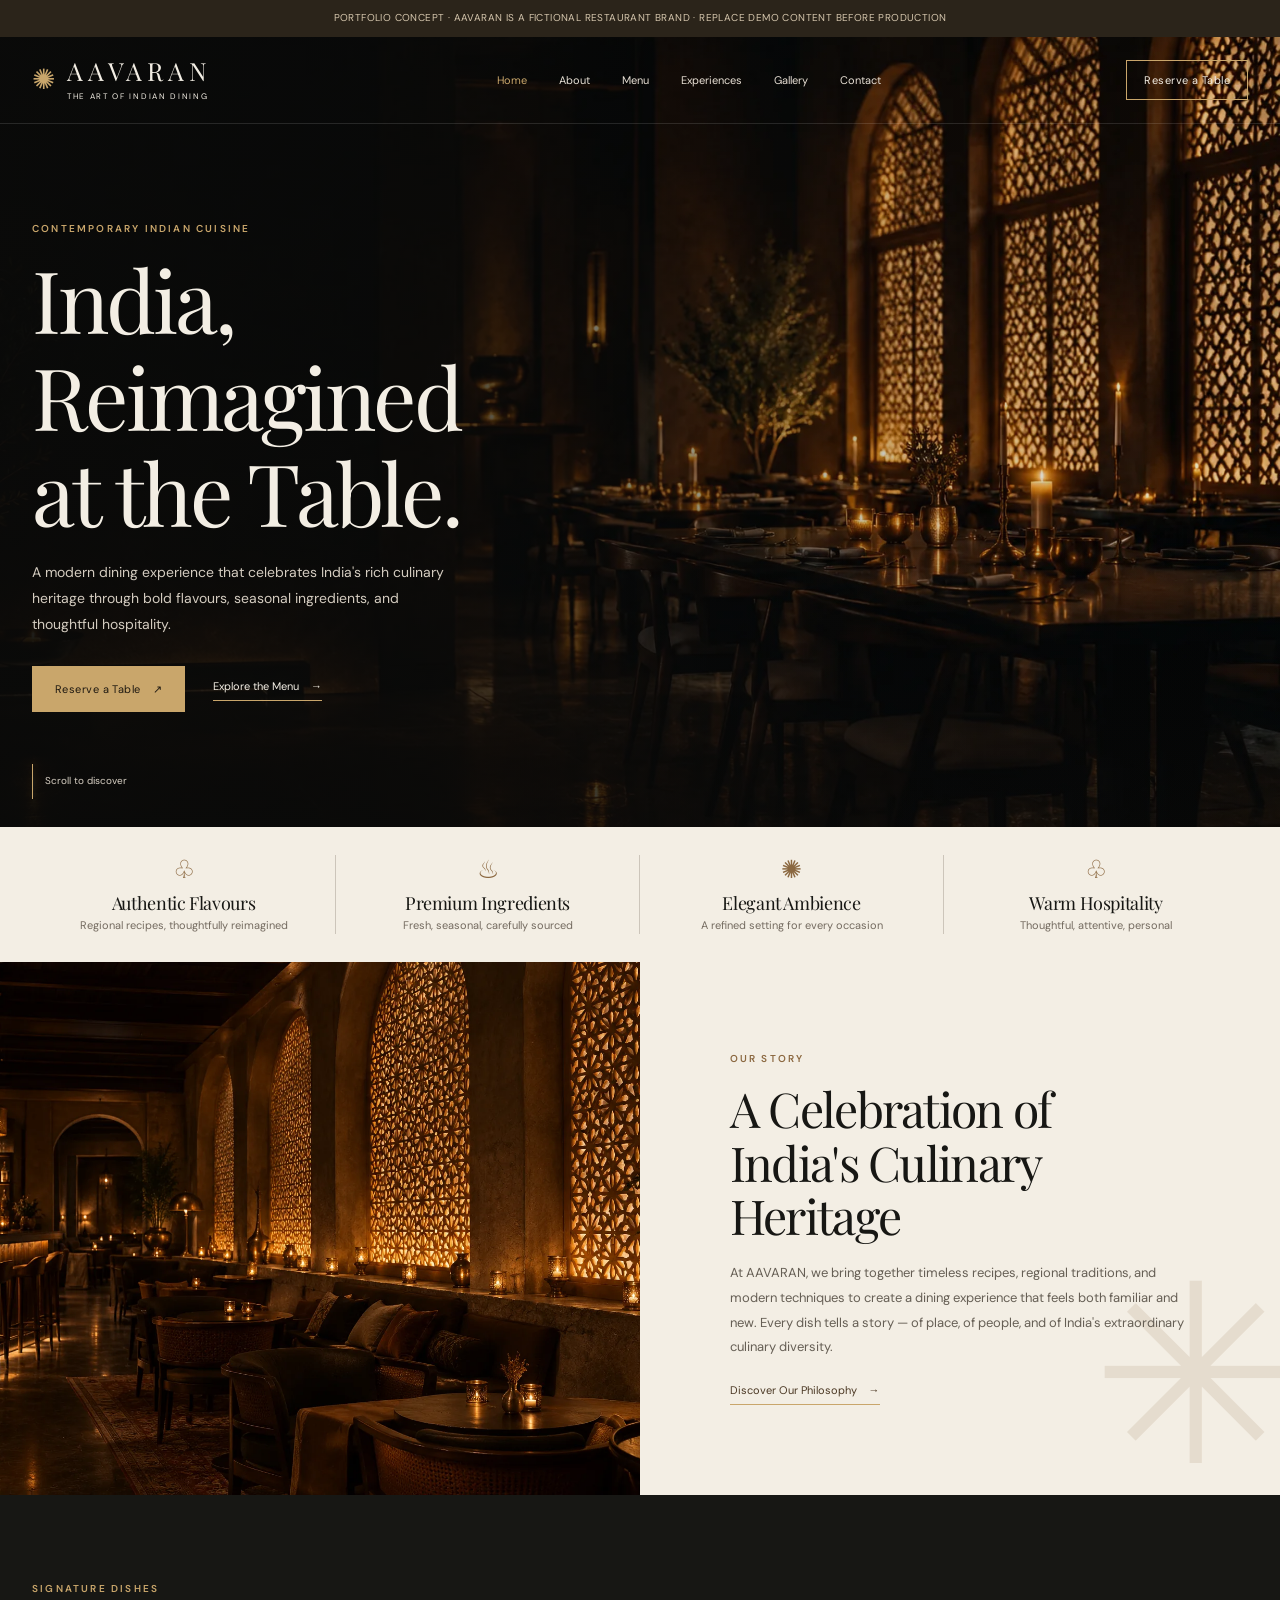
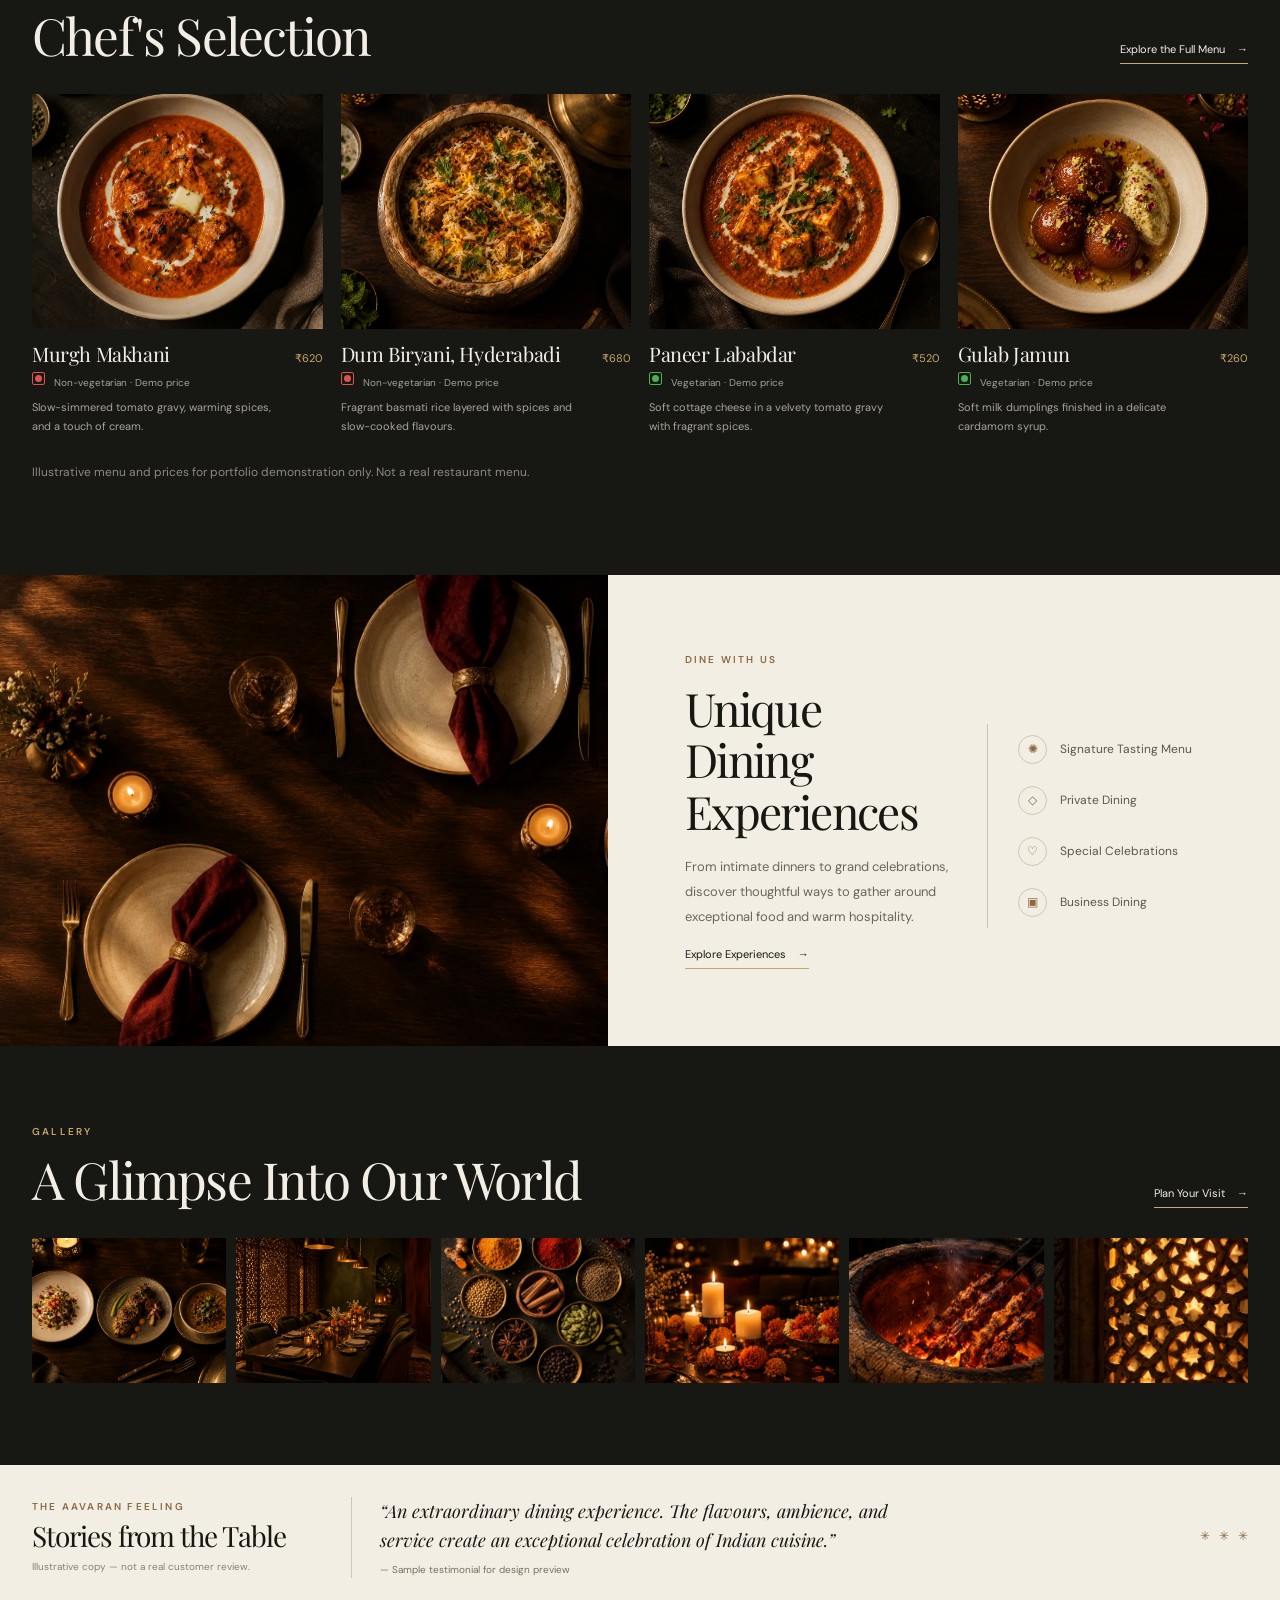
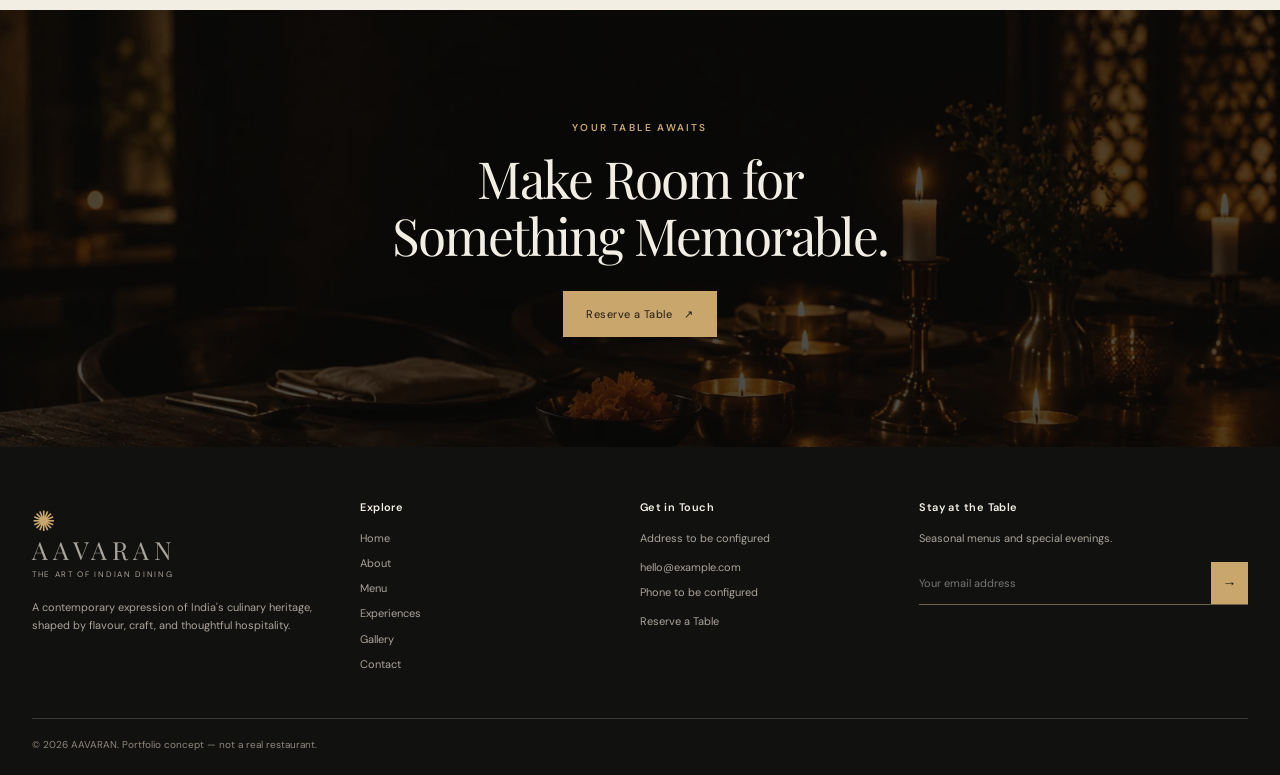
<file: index.html>
<!DOCTYPE html>
<html lang="en"><head><meta charset="UTF-8"><meta name="viewport" content="width=device-width, initial-scale=1, viewport-fit=cover">
<meta name="theme-color" content="#171714">
<title>AAVARAN — The Art of Indian Dining</title><meta name="description" content="A contemporary Indian dining concept celebrating regional cuisine, thoughtful hospitality, and the art of the table. Portfolio concept.">
<meta property="og:title" content="AAVARAN — The Art of Indian Dining"><meta property="og:description" content="A contemporary Indian dining concept celebrating regional cuisine, thoughtful hospitality, and the art of the table. Portfolio concept."><meta property="og:image" content="assets/images/og/og-aavaran.jpg"><meta property="og:type" content="website">
<link rel="icon" href="data:image/svg+xml,%3Csvg xmlns='http://www.w3.org/2000/svg' viewBox='0 0 32 32'%3E%3Crect width='32' height='32' fill='%23171714'/%3E%3Ctext x='16' y='23' font-size='20' text-anchor='middle' fill='%23c9a66b'%3E✺%3C/text%3E%3C/svg%3E">
<link rel="preload" href="assets/fonts/playfair-display-latin-wght-normal.woff2" as="font" type="font/woff2" crossorigin>
<link rel="stylesheet" href="assets/styles.css"></head>
<body data-page="home" class=""><a class="skip" href="#main">Skip to content</a><div id="site-header"></div>
<main id="main">
    <section class="hero" id="home">
      <div class="hero-image" aria-hidden="true">
        <img src="assets/images/hero/hero-arched-dining-room.webp" alt="Candlelit dining room with tall arched windows of carved stone lattice glowing amber">
      </div>
      <div class="wrap hero-content">
        <p class="eyebrow">Contemporary Indian Cuisine</p>
        <h1>India, Reimagined<br>at the Table.</h1>
        <p class="intro">A modern dining experience that celebrates India's rich culinary heritage through bold flavours, seasonal ingredients, and thoughtful hospitality.</p>
        <div class="hero-actions">
          <a class="btn" href="contact.html#reservations">Reserve a Table <span aria-hidden="true">↗</span></a>
          <a class="text-link" href="menu.html">Explore the Menu <span aria-hidden="true">→</span></a>
        </div>
      </div>
      <a class="scroll-note" href="#values"><span aria-hidden="true"></span> Scroll to discover</a>
      
    </section>

    <section class="values" id="values" aria-label="Our values">
      <div class="wrap value-grid">
        <article class="value"><div class="value-icon" aria-hidden="true">♧</div><h3>Authentic Flavours</h3><p>Regional recipes, thoughtfully reimagined</p></article>
        <article class="value"><div class="value-icon" aria-hidden="true">♨</div><h3>Premium Ingredients</h3><p>Fresh, seasonal, carefully sourced</p></article>
        <article class="value"><div class="value-icon" aria-hidden="true">✺</div><h3>Elegant Ambience</h3><p>A refined setting for every occasion</p></article>
        <article class="value"><div class="value-icon" aria-hidden="true">♧</div><h3>Warm Hospitality</h3><p>Thoughtful, attentive, personal</p></article>
      </div>
    </section>

    <section class="story reveal" id="story">
      <div class="story-image"><img loading="lazy" src="assets/images/interiors/interior-arched-lounge.webp" alt="Lounge with a bar, low seating and backlit carved lattice arches in warm light"></div>
      <div class="story-copy"><div>
        <p class="eyebrow">Our Story</p>
        <h2>A Celebration of<br>India's Culinary Heritage</h2>
        <p class="body-copy">At AAVARAN, we bring together timeless recipes, regional traditions, and modern techniques to create a dining experience that feels both familiar and new. Every dish tells a story — of place, of people, and of India's extraordinary culinary diversity.</p>
        <a class="text-link" href="about.html">Discover Our Philosophy <span aria-hidden="true">→</span></a>
      </div></div>
    </section>

    <section class="signature" id="menu">
      <div class="wrap">
        <div class="section-head">
          <div><p class="eyebrow">Signature Dishes</p><h2>Chef's Selection</h2></div>
          <a class="text-link" href="contact.html#reservations">Explore the Full Menu <span aria-hidden="true">→</span></a>
        </div>
        <div class="dish-grid reveal">
          <article class="dish-card">
            <div class="dish-image"><img loading="lazy" src="assets/images/food/dish-murgh-makhani.webp" alt="Butter chicken in a creamy tomato gravy with a pat of butter, in a cream bowl"></div>
            <div class="dish-meta"><h3>Murgh Makhani</h3><span class="price">₹620</span></div>
            <div class="dish-tag"><span class="nonveg-dot"></span>Non-vegetarian · Demo price</div>
            <p>Slow-simmered tomato gravy, warming spices, and a touch of cream.</p>
          </article>
          <article class="dish-card">
            <div class="dish-image"><img loading="lazy" src="assets/images/food/dish-dum-biryani.webp" alt="Dum biryani in a brass pot sealed with a baked dough rim, topped with fried onions and mint"></div>
            <div class="dish-meta"><h3>Dum Biryani, Hyderabadi</h3><span class="price">₹680</span></div>
            <div class="dish-tag"><span class="nonveg-dot"></span>Non-vegetarian · Demo price</div>
            <p>Fragrant basmati rice layered with spices and slow-cooked flavours.</p>
          </article>
          <article class="dish-card">
            <div class="dish-image"><img loading="lazy" src="assets/images/food/dish-paneer-lababdar.webp" alt="Paneer lababdar with a swirl of cream, julienned ginger and coriander"></div>
            <div class="dish-meta"><h3>Paneer Lababdar</h3><span class="price">₹520</span></div>
            <div class="dish-tag"><span class="veg-dot"></span>Vegetarian · Demo price</div>
            <p>Soft cottage cheese in a velvety tomato gravy with fragrant spices.</p>
          </article>
          <article class="dish-card">
            <div class="dish-image"><img loading="lazy" src="assets/images/food/dish-gulab-jamun.webp" alt="Gulab jamun in syrup with pistachio rabri and dried rose petals"></div>
            <div class="dish-meta"><h3>Gulab Jamun</h3><span class="price">₹260</span></div>
            <div class="dish-tag"><span class="veg-dot"></span>Vegetarian · Demo price</div>
            <p>Soft milk dumplings finished in a delicate cardamom syrup.</p>
          </article>
        </div>
        <p style="margin:28px 0 0;color:#8f887e;font-size:12px;">Illustrative menu and prices for portfolio demonstration only. Not a real restaurant menu.</p>
      </div>
    </section>

    <section class="experience" id="experiences">
      <div class="experience-image"><img loading="lazy" src="assets/images/experiences/experience-tasting-table.webp" alt="Overhead view of a table laid for two with ceramic plates, burgundy napkins and tealights"></div>
      <div class="experience-copy"><div style="width:100%">
        <p class="eyebrow">Dine With Us</p>
        <div class="experience-layout">
          <div><h2>Unique Dining Experiences</h2><p class="body-copy" style="color:#6e655a">From intimate dinners to grand celebrations, discover thoughtful ways to gather around exceptional food and warm hospitality.</p><a class="text-link" href="contact.html#reservations">Explore Experiences <span aria-hidden="true">→</span></a></div>
          <div class="experience-list">
            <a href="contact.html#reservations"><span>✺</span> Signature Tasting Menu</a>
            <a href="contact.html#reservations"><span>◇</span> Private Dining</a>
            <a href="contact.html#reservations"><span>♡</span> Special Celebrations</a>
            <a href="contact.html#reservations"><span>▣</span> Business Dining</a>
          </div>
        </div>
      </div></div>
    </section>

    <section class="gallery" id="gallery">
      <div class="wrap">
        <div class="section-head"><div><p class="eyebrow">Gallery</p><h2>A Glimpse Into Our World</h2></div><a class="text-link" href="contact.html">Plan Your Visit <span aria-hidden="true">→</span></a></div>
        <div class="gallery-grid reveal">
          <a class="gallery-item" href="menu.html" aria-label="Explore our food"><img loading="lazy" src="assets/images/food/food-tasting-courses.webp" alt="Three tasting-menu plates: a chaat, a kebab with chutney and a bowl of dal"></a>
          <a class="gallery-item" href="#experiences" aria-label="Explore the restaurant"><img loading="lazy" src="assets/images/interiors/interior-private-dining.webp" alt="Private dining table set for a group beneath brass pendant lamps, beside a carved lattice screen"></a>
          <a class="gallery-item" href="menu.html" aria-label="Explore ingredients"><img loading="lazy" src="assets/images/ingredients/ingredients-spice-bowls.webp" alt="Brass bowls of Indian spices including turmeric, chilli, cumin, cardamom and star anise"></a>
          <a class="gallery-item" href="#experiences" aria-label="Explore dining experiences"><img loading="lazy" src="assets/images/experiences/experience-celebration-marigold.webp" alt="Candles and orange marigold flowers on a dark wooden table"></a>
          <a class="gallery-item" href="menu.html" aria-label="Explore culinary craft"><img loading="lazy" src="assets/images/details/craft-tandoor-glow.webp" alt="Kebab skewers cooking over glowing embers in a clay tandoor oven"></a>
          <a class="gallery-item" href="contact.html" aria-label="Plan your visit"><img loading="lazy" src="assets/images/details/detail-jali-lattice.webp" alt="Close-up of a carved stone jali lattice screen backlit by golden light"></a>
        </div>
      </div>
    </section>

    <section class="quote-strip">
      <div class="wrap quote-inner">
        <div><p class="eyebrow">The AAVARAN Feeling</p><h2>Stories from the Table</h2><p class="quote-disclaimer">Illustrative copy — not a real customer review.</p></div>
        <blockquote>“An extraordinary dining experience. The flavours, ambience, and service create an exceptional celebration of Indian cuisine.”<span class="quote-credit">— Sample testimonial for design preview</span></blockquote>
        <div style="text-align:right;color:var(--gold-dark);font-size:12px">✳ &nbsp; ✳ &nbsp; ✳</div>
      </div>
    </section>

    <section class="cta-band"><div class="bg" aria-hidden="true"><img loading="lazy" src="assets/images/hero/closing-candlelit-table.webp" alt=""></div><div class="wrap reveal"><p class="eyebrow">Your Table Awaits</p><h2>Make Room for<br>Something Memorable.</h2><a class="btn" href="contact.html#reservations">Reserve a Table <span aria-hidden="true">↗</span></a></div></section>
  </main>
<div id="site-footer"></div>
<script src="data/restaurant-config.js"></script><script src="data/menu-data.js"></script><script src="assets/site.js"></script></body></html>
</file>
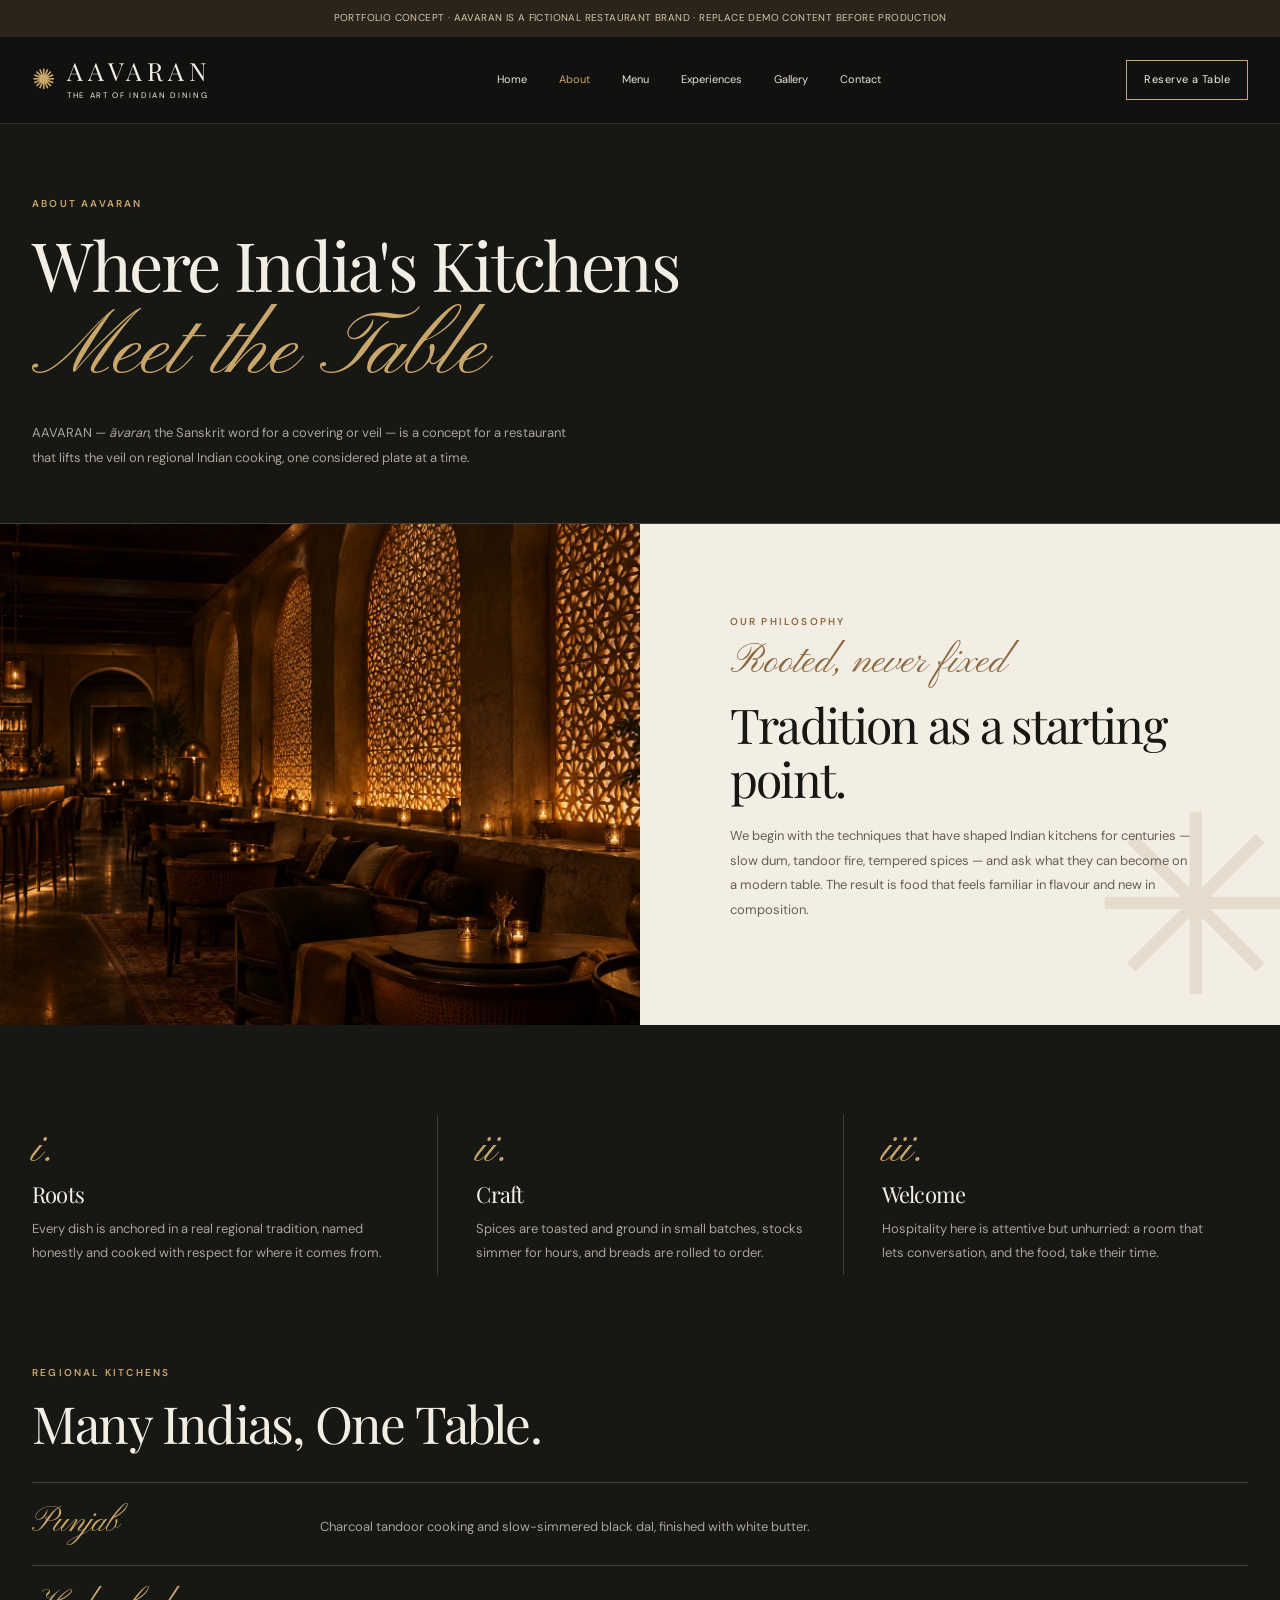
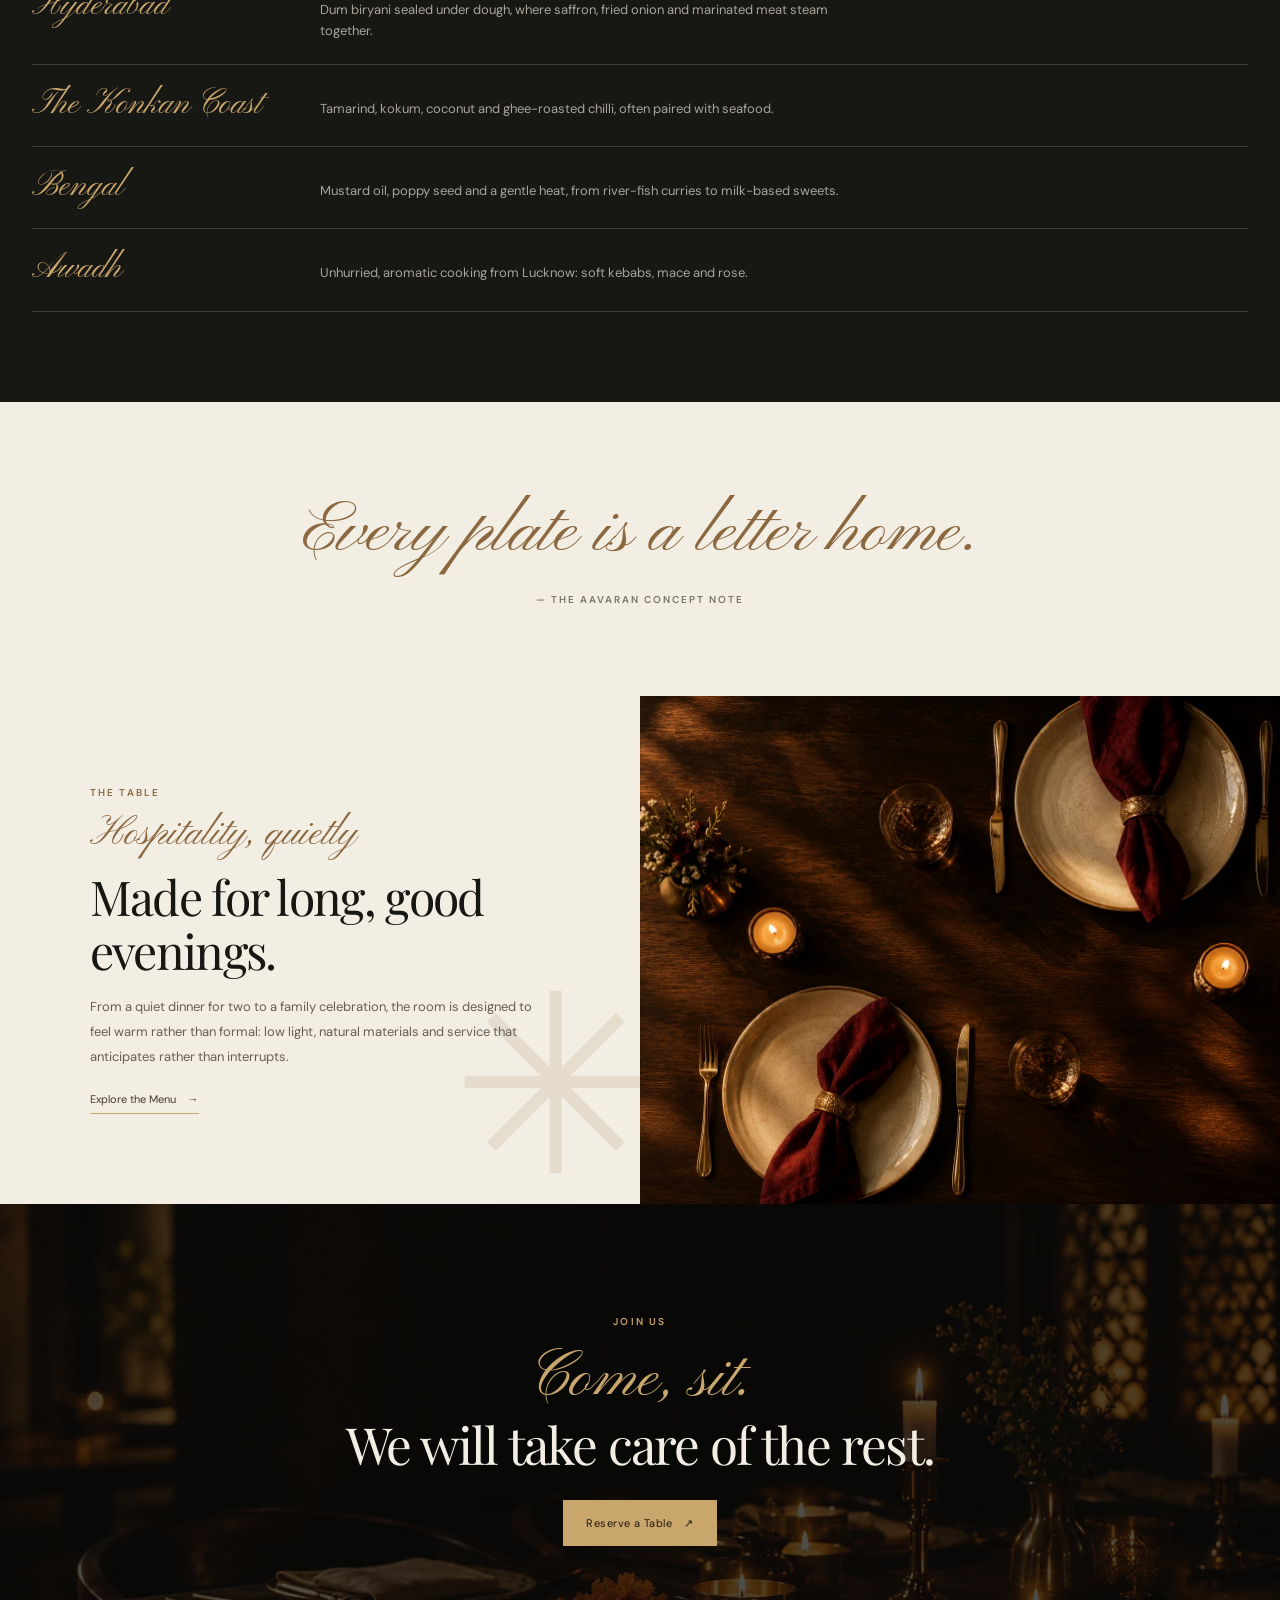
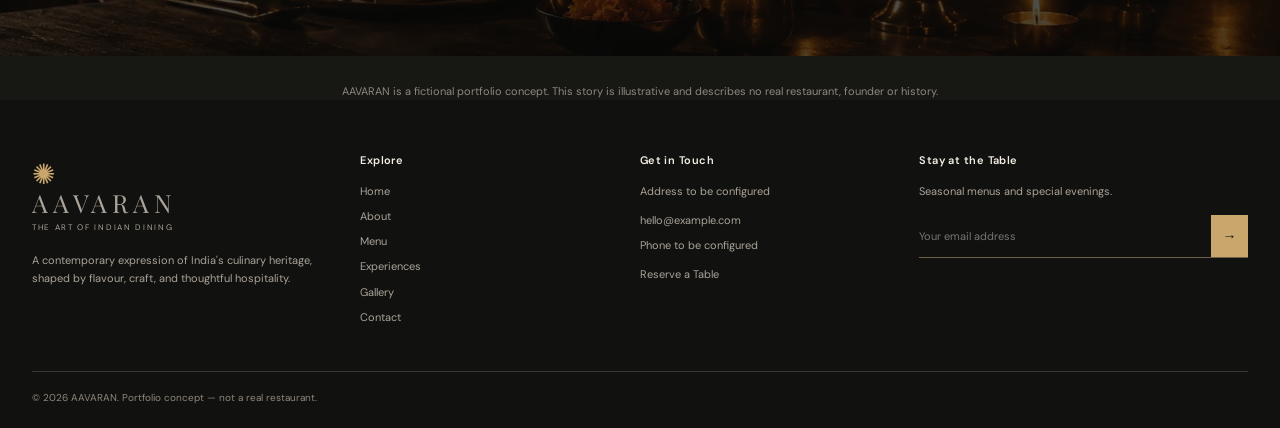
<file: about.html>
<!DOCTYPE html>
<html lang="en"><head><meta charset="UTF-8"><meta name="viewport" content="width=device-width, initial-scale=1, viewport-fit=cover">
<meta name="theme-color" content="#171714">
<title>About — AAVARAN</title><meta name="description" content="About AAVARAN, a fictional contemporary Indian restaurant concept: our philosophy, regional kitchens and approach to hospitality.">
<meta property="og:title" content="About — AAVARAN"><meta property="og:description" content="About AAVARAN, a fictional contemporary Indian restaurant concept: our philosophy, regional kitchens and approach to hospitality."><meta property="og:image" content="assets/images/og/og-aavaran.jpg"><meta property="og:type" content="website">
<link rel="icon" href="data:image/svg+xml,%3Csvg xmlns='http://www.w3.org/2000/svg' viewBox='0 0 32 32'%3E%3Crect width='32' height='32' fill='%23171714'/%3E%3Ctext x='16' y='23' font-size='20' text-anchor='middle' fill='%23c9a66b'%3E✺%3C/text%3E%3C/svg%3E">
<link rel="preload" href="assets/fonts/playfair-display-latin-wght-normal.woff2" as="font" type="font/woff2" crossorigin>
<link rel="stylesheet" href="assets/styles.css"></head>
<body data-page="about" class="inner"><a class="skip" href="#main">Skip to content</a><div id="site-header"></div>
<main id="main">
<section class="page-head"><div class="wrap"><p class="eyebrow">About AAVARAN</p><h1>Where India's Kitchens<span class="script">Meet the Table</span></h1><p class="body-copy about-lede">AAVARAN — <em>āvaran</em>, the Sanskrit word for a covering or veil — is a concept for a restaurant that lifts the veil on regional Indian cooking, one considered plate at a time.</p></div></section>
<section class="story reveal"><div class="story-image"><img loading="lazy" src="assets/images/interiors/interior-arched-lounge.webp" alt="Lounge with a bar, low seating and backlit carved lattice arches in warm light"></div>
<div class="story-copy"><div><p class="eyebrow">Our Philosophy</p><span class="script script-sub">Rooted, never fixed</span><h2>Tradition as a starting point.</h2><p class="body-copy">We begin with the techniques that have shaped Indian kitchens for centuries — slow dum, tandoor fire, tempered spices — and ask what they can become on a modern table. The result is food that feels familiar in flavour and new in composition.</p></div></div></section>
<section class="pillars"><div class="wrap"><div class="pillars-grid reveal">
<div class="pillar"><span class="script" aria-hidden="true">i.</span><h3>Roots</h3><p>Every dish is anchored in a real regional tradition, named honestly and cooked with respect for where it comes from.</p></div>
<div class="pillar"><span class="script" aria-hidden="true">ii.</span><h3>Craft</h3><p>Spices are toasted and ground in small batches, stocks simmer for hours, and breads are rolled to order.</p></div>
<div class="pillar"><span class="script" aria-hidden="true">iii.</span><h3>Welcome</h3><p>Hospitality here is attentive but unhurried: a room that lets conversation, and the food, take their time.</p></div></div></div></section>
<section class="regions"><div class="wrap"><p class="eyebrow">Regional Kitchens</p><h2>Many Indias, One Table.</h2>
<ul class="region-list reveal">
<li><span class="script">Punjab</span><p>Charcoal tandoor cooking and slow-simmered black dal, finished with white butter.</p></li>
<li><span class="script">Hyderabad</span><p>Dum biryani sealed under dough, where saffron, fried onion and marinated meat steam together.</p></li>
<li><span class="script">The Konkan Coast</span><p>Tamarind, kokum, coconut and ghee-roasted chilli, often paired with seafood.</p></li>
<li><span class="script">Bengal</span><p>Mustard oil, poppy seed and a gentle heat, from river-fish curries to milk-based sweets.</p></li>
<li><span class="script">Awadh</span><p>Unhurried, aromatic cooking from Lucknow: soft kebabs, mace and rose.</p></li></ul></div></section>
<section class="pull"><div class="wrap reveal"><blockquote><span class="script">Every plate is a letter home.</span><cite>— The AAVARAN concept note</cite></blockquote></div></section>
<section class="story rev reveal"><div class="story-image"><img loading="lazy" src="assets/images/experiences/experience-tasting-table.webp" alt="Overhead view of a table laid for two with ceramic plates, burgundy napkins and tealights"></div>
<div class="story-copy"><div><p class="eyebrow">The Table</p><span class="script script-sub">Hospitality, quietly</span><h2>Made for long, good evenings.</h2><p class="body-copy">From a quiet dinner for two to a family celebration, the room is designed to feel warm rather than formal: low light, natural materials and service that anticipates rather than interrupts.</p><a class="text-link" href="menu.html">Explore the Menu <span aria-hidden="true">→</span></a></div></div></section>
<section class="cta-band"><div class="bg" aria-hidden="true"><img loading="lazy" src="assets/images/hero/closing-candlelit-table.webp" alt=""></div><div class="wrap reveal"><p class="eyebrow">Join Us</p><h2><span class="script" style="font-size:1.25em">Come, sit.</span><br>We will take care of the rest.</h2><a class="btn" href="contact.html#reservations">Reserve a Table <span aria-hidden="true">↗</span></a></div></section>
<p class="about-note wrap">AAVARAN is a fictional portfolio concept. This story is illustrative and describes no real restaurant, founder or history.</p></main>
<div id="site-footer"></div>
<script src="data/restaurant-config.js"></script><script src="data/menu-data.js"></script><script src="assets/site.js"></script></body></html>
</file>
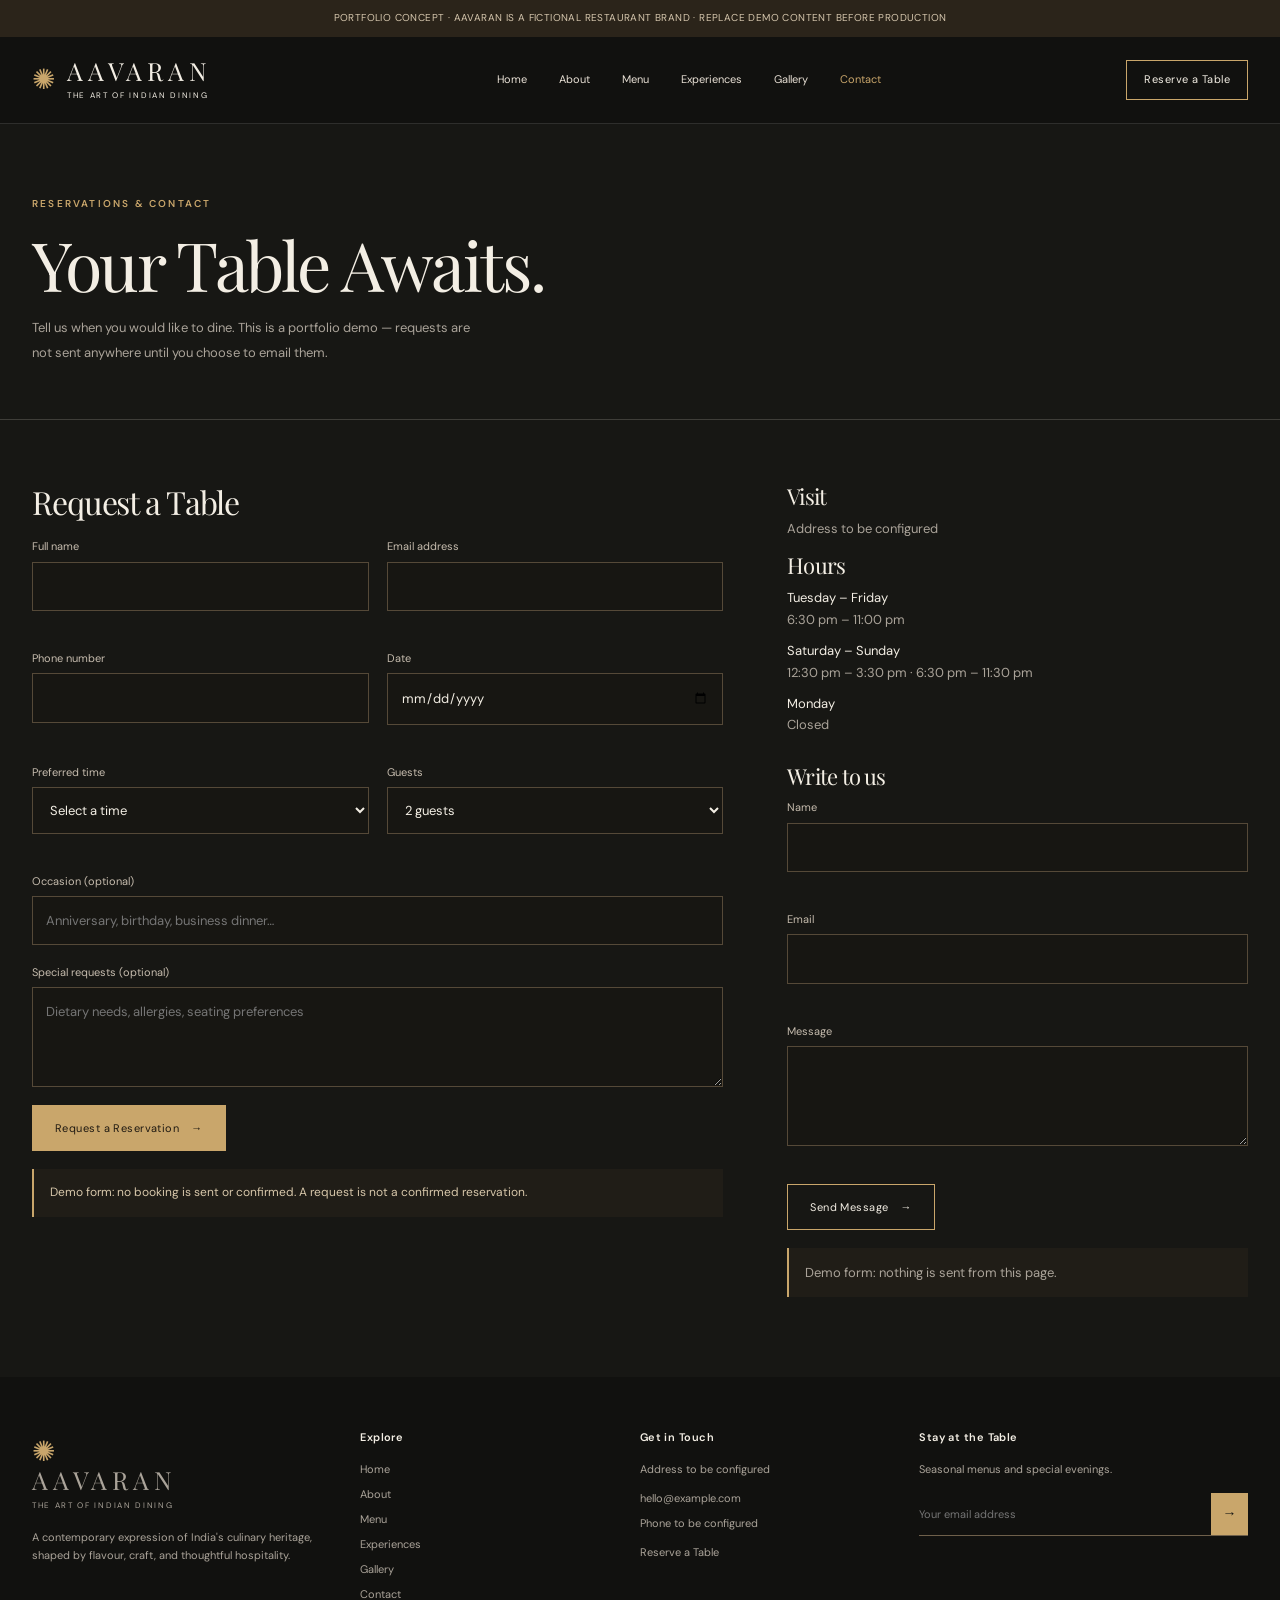
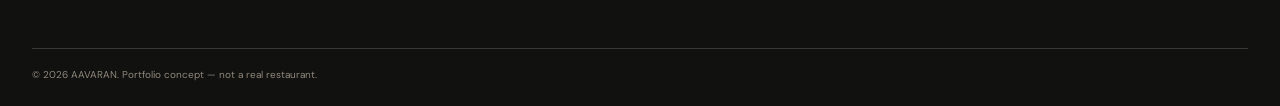
<file: contact.html>
<!DOCTYPE html>
<html lang="en"><head><meta charset="UTF-8"><meta name="viewport" content="width=device-width, initial-scale=1, viewport-fit=cover">
<meta name="theme-color" content="#171714">
<title>Reservations & Contact — AAVARAN</title><meta name="description" content="Request a table, find opening hours and contact details for AAVARAN, a fictional Indian restaurant portfolio concept.">
<meta property="og:title" content="Reservations & Contact — AAVARAN"><meta property="og:description" content="Request a table, find opening hours and contact details for AAVARAN, a fictional Indian restaurant portfolio concept."><meta property="og:image" content="assets/images/og/og-aavaran.jpg"><meta property="og:type" content="website">
<link rel="icon" href="data:image/svg+xml,%3Csvg xmlns='http://www.w3.org/2000/svg' viewBox='0 0 32 32'%3E%3Crect width='32' height='32' fill='%23171714'/%3E%3Ctext x='16' y='23' font-size='20' text-anchor='middle' fill='%23c9a66b'%3E✺%3C/text%3E%3C/svg%3E">
<link rel="preload" href="assets/fonts/playfair-display-latin-wght-normal.woff2" as="font" type="font/woff2" crossorigin>
<link rel="stylesheet" href="assets/styles.css"></head>
<body data-page="contact" class="inner"><a class="skip" href="#main">Skip to content</a><div id="site-header"></div>
<main id="main"><section class="page-head"><div class="wrap"><p class="eyebrow">Reservations &amp; Contact</p><h1>Your Table Awaits.</h1><p class="body-copy">Tell us when you would like to dine. This is a portfolio demo — requests are not sent anywhere until you choose to email them.</p></div></section>
<div class="wrap contact-grid"><div><h2 id="reservations" style="font-size:32px">Request a Table</h2><form class="form" id="reservationForm" aria-labelledby="reservations"><div class="field"><label for="rname">Full name</label><input id="rname" name="name" type="text" data-rule="name" autocomplete="name" aria-describedby="rnameErr"><span class="err" id="rnameErr"></span></div><div class="field"><label for="remail">Email address</label><input id="remail" name="email" type="email" data-rule="email" autocomplete="email" aria-describedby="remailErr"><span class="err" id="remailErr"></span></div><div class="field"><label for="rphone">Phone number</label><input id="rphone" name="phone" type="tel" data-rule="phone" autocomplete="tel" aria-describedby="rphoneErr"><span class="err" id="rphoneErr"></span></div><div class="field"><label for="date">Date</label><input id="date" name="date" type="date" data-rule="date"  aria-describedby="dateErr"><span class="err" id="dateErr"></span></div><div class="field"><label for="time">Preferred time</label><select id="time" name="time" data-rule="time" aria-describedby="timeErr"><option value="">Select a time</option><option>6:30 pm</option><option>7:00 pm</option><option>7:30 pm</option><option>8:00 pm</option><option>8:30 pm</option><option>9:00 pm</option><option>9:30 pm</option></select><span class="err" id="timeErr"></span></div><div class="field"><label for="guests">Guests</label><select id="guests" name="guests"><option>1 guest</option><option selected>2 guests</option><option>3 guests</option><option>4 guests</option><option>5 guests</option><option>6 guests</option><option>7 guests</option><option>8 guests</option><option>9+ guests (private dining)</option></select></div><div class="field full"><label for="occasion">Occasion (optional)</label><input id="occasion" name="occasion" placeholder="Anniversary, birthday, business dinner…"></div><div class="field full"><label for="requests">Special requests (optional)</label><textarea id="requests" name="requests" placeholder="Dietary needs, allergies, seating preferences"></textarea></div><div class="full"><button class="btn" type="submit" data-label="Request a Reservation">Request a Reservation<span aria-hidden="true"> →</span></button></div><p class="status full" role="status" tabindex="-1">Demo form: no booking is sent or confirmed. A request is not a confirmed reservation.</p></form></div>
<aside class="info"><h3>Visit</h3><p id="addr"></p><h3>Hours</h3><dl id="hours"></dl><h3>Write to us</h3><form class="form" id="contactForm"><div class="field full"><label for="cname">Name</label><input id="cname" name="name" type="text" data-rule="name"  aria-describedby="cnameErr"><span class="err" id="cnameErr"></span></div><div class="field full"><label for="cemail">Email</label><input id="cemail" name="email" type="email" data-rule="email"  aria-describedby="cemailErr"><span class="err" id="cemailErr"></span></div><div class="field full"><label for="message">Message</label><textarea id="message" name="message" data-rule="message" aria-describedby="messageErr"></textarea><span class="err" id="messageErr"></span></div><div class="full"><button class="btn btn-outline" type="submit" data-label="Send Message">Send Message<span aria-hidden="true"> →</span></button></div><p class="status full" role="status" tabindex="-1">Demo form: nothing is sent from this page.</p></form></aside></div></main>
<div id="site-footer"></div>
<script src="data/restaurant-config.js"></script><script src="data/menu-data.js"></script><script src="assets/site.js"></script></body></html>
</file>
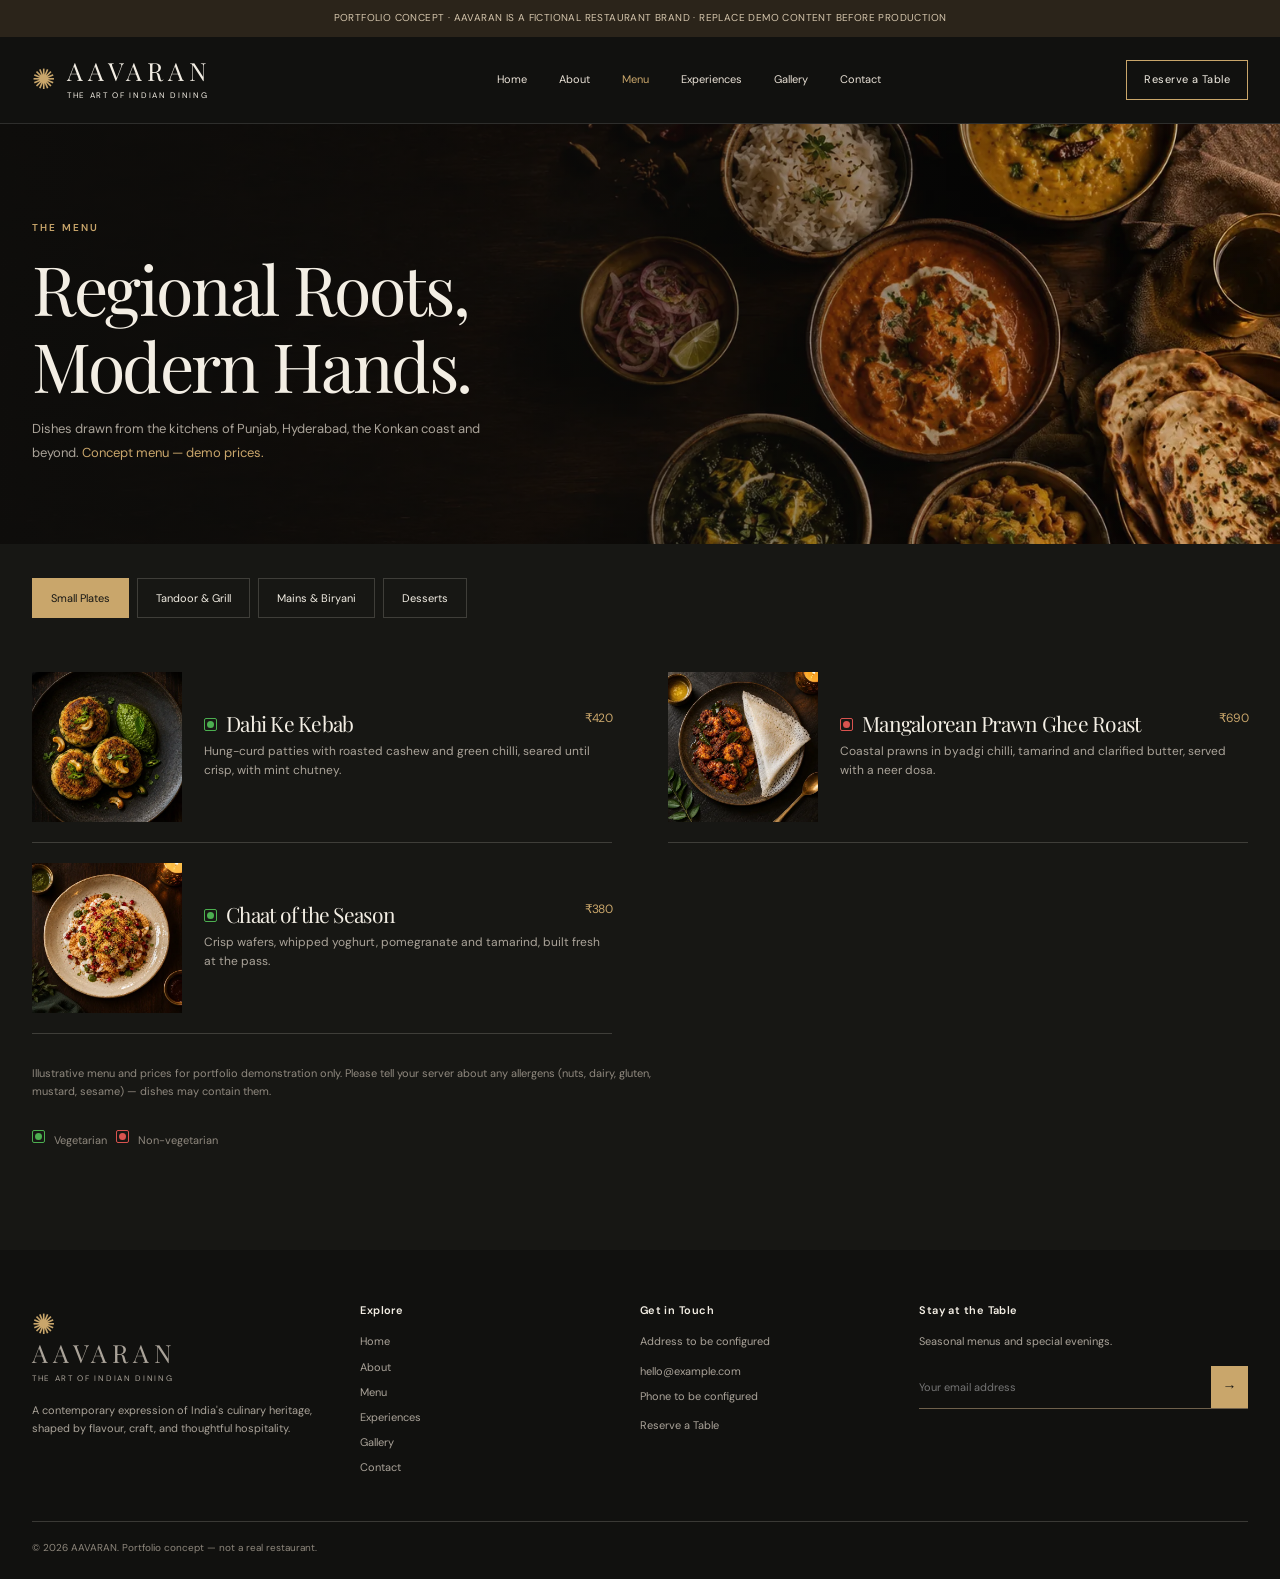
<file: menu.html>
<!DOCTYPE html>
<html lang="en"><head><meta charset="UTF-8"><meta name="viewport" content="width=device-width, initial-scale=1, viewport-fit=cover">
<meta name="theme-color" content="#171714">
<title>Menu — AAVARAN</title><meta name="description" content="Seasonal contemporary Indian menu: small plates, tandoor, mains and desserts. Demo menu for a portfolio concept.">
<meta property="og:title" content="Menu — AAVARAN"><meta property="og:description" content="Seasonal contemporary Indian menu: small plates, tandoor, mains and desserts. Demo menu for a portfolio concept."><meta property="og:image" content="assets/images/og/og-aavaran.jpg"><meta property="og:type" content="website">
<link rel="icon" href="data:image/svg+xml,%3Csvg xmlns='http://www.w3.org/2000/svg' viewBox='0 0 32 32'%3E%3Crect width='32' height='32' fill='%23171714'/%3E%3Ctext x='16' y='23' font-size='20' text-anchor='middle' fill='%23c9a66b'%3E✺%3C/text%3E%3C/svg%3E">
<link rel="preload" href="assets/fonts/playfair-display-latin-wght-normal.woff2" as="font" type="font/woff2" crossorigin>
<link rel="stylesheet" href="assets/styles.css"></head>
<body data-page="menu" class="inner"><a class="skip" href="#main">Skip to content</a><div id="site-header"></div>
<main id="main"><section class="page-head has-bg"><img class="head-bg" src="assets/images/menu/menu-banner.webp" alt="" fetchpriority="high"><div class="wrap"><p class="eyebrow">The Menu</p><h1>Regional Roots,<br>Modern Hands.</h1><p class="body-copy">Dishes drawn from the kitchens of Punjab, Hyderabad, the Konkan coast and beyond. <span style="color:var(--gold)">Concept menu — demo prices.</span></p></div></section>
<section style="padding:0 0 90px"><div class="wrap"><div class="tabs" id="menuTabs" role="tablist" aria-label="Menu categories"></div><div class="menu-list" id="menuOut" role="tabpanel" tabindex="0"></div><p class="menu-note" id="menuNote"></p><p class="menu-note"><span class="veg-dot"></span>Vegetarian &nbsp; <span class="nonveg-dot"></span>Non-vegetarian</p></div></section></main>
<div id="site-footer"></div>
<script src="data/restaurant-config.js"></script><script src="data/menu-data.js"></script><script src="assets/site.js"></script></body></html>
</file>
<file: assets/styles.css>
:root {
  --ink: #171714;
  --ink-soft: #24231f;
  --ivory: #f3eee4;
  --ivory-deep: #e8dfd0;
  --gold: #c9a66b;
  --gold-dark: #8b6840;
  --muted: #b9b0a3;
  --line-dark: rgba(243,238,228,.18);
  --line-light: rgba(70,54,36,.22);
  --serif: "Playfair Display", Georgia, serif;
  --sans: "DM Sans", Arial, sans-serif;
  --max: 1240px;
}
* { box-sizing: border-box; }
html { scroll-behavior: smooth; }
body { margin: 0; background: var(--ink); color: var(--ivory); font-family: var(--sans); font-size: 14px; line-height: 1.65; }
img { display: block; width: 100%; height: 100%; object-fit: cover; }
a { color: inherit; text-decoration: none; }
button, input { font: inherit; }
button, a { -webkit-tap-highlight-color: transparent; }
.wrap { width: min(var(--max), calc(100% - 64px)); margin: 0 auto; }
.eyebrow { margin: 0 0 14px; color: var(--gold); font-size: 10px; font-weight: 600; letter-spacing: .22em; text-transform: uppercase; }
h1, h2, h3, p { margin-top: 0; }
h1, h2, h3 { font-family: var(--serif); font-weight: 400; letter-spacing: -.035em; line-height: 1.12; }
h2 { margin-bottom: 18px; font-size: clamp(32px, 4vw, 52px); }
.body-copy { max-width: 460px; color: #aaa399; font-size: 13px; line-height: 1.9; }
.btn { display: inline-flex; align-items: center; justify-content: center; gap: 12px; min-height: 46px; padding: 0 22px; border: 1px solid var(--gold); background: var(--gold); color: #201a12; font-size: 11px; letter-spacing: .04em; transition: background .25s, color .25s, border-color .25s; cursor: pointer; }
.btn:hover { background: transparent; color: var(--ivory); }
.btn-outline { background: transparent; color: var(--ivory); }
.btn-outline:hover { background: var(--gold); color: var(--ink); }
.text-link { display: inline-flex; gap: 12px; align-items: center; border-bottom: 1px solid var(--gold); padding-bottom: 5px; font-size: 11px; transition: gap .25s; }
.text-link:hover { gap: 18px; }
.site-header { position: absolute; z-index: 10; inset: var(--note-h, 0px) 0 auto; border-bottom: 1px solid rgba(255,255,255,.12); }
.nav { min-height: 86px; display: flex; align-items: center; justify-content: space-between; gap: 28px; }
.brand { display: inline-flex; align-items: center; gap: 12px; min-width: 220px; }
.brand-mark { color: var(--gold); font-size: 28px; line-height: 1; }
.brand-name { display: block; font-family: var(--serif); font-size: 25px; letter-spacing: .19em; line-height: 1.1; }
.brand-sub { display: block; margin-top: 5px; font-size: 8px; letter-spacing: .21em; text-transform: uppercase; }
.nav-links { display: flex; align-items: center; gap: clamp(16px, 2.5vw, 34px); }
.nav-links a { color: #e8e0d5; font-size: 11px; transition: color .2s; }
.nav-links a:hover { color: var(--gold); }
.nav .btn { min-height: 40px; padding: 0 17px; }
.menu-toggle { display: none; background: none; border: 1px solid var(--line-dark); color: var(--ivory); padding: 8px 11px; }
.hero { min-height: 650px; height: min(790px, 92vh); height: min(790px, 92svh); position: relative; display: flex; align-items: center; overflow: hidden; background: #18130e; }
.hero-image { position: absolute; inset: 0; }
.hero-image img { object-position: center; }
.hero-image::after { content: ""; position: absolute; inset: 0; background: linear-gradient(90deg, rgba(10,10,9,.91) 0%, rgba(10,10,9,.73) 35%, rgba(10,10,9,.18) 72%, rgba(10,10,9,.1) 100%), linear-gradient(0deg, rgba(10,10,9,.6), transparent 38%); }
.hero-content { position: relative; z-index: 1; padding-top: 70px; }
.hero h1 { max-width: 640px; margin-bottom: 20px; font-size: clamp(48px, 7vw, 86px); }
.hero .intro { max-width: 420px; margin-bottom: 28px; color: #d4ccc0; font-size: 14px; line-height: 1.85; }
.hero-actions { display: flex; align-items: center; flex-wrap: wrap; gap: 28px; }
.scroll-note { position: absolute; z-index: 1; left: max(32px, calc((100% - var(--max))/2)); bottom: 28px; display: flex; gap: 12px; align-items: center; color: #d8d0c4; font-size: 10px; }
.scroll-note span { display: block; width: 1px; height: 35px; background: var(--gold); }
.hero-count { position: absolute; z-index: 1; right: max(32px, calc((100% - var(--max))/2)); bottom: 38px; color: #eee4d5; font-size: 10px; letter-spacing: .12em; }
.values { background: var(--ivory); color: var(--ink); }
.value-grid { display: grid; grid-template-columns: repeat(4, 1fr); padding: 28px 0; }
.value { text-align: center; padding: 0 18px; border-right: 1px solid var(--line-light); }
.value:last-child { border: 0; }
.value-icon { color: var(--gold-dark); font-size: 25px; line-height: 1.2; }
.value h3 { margin: 8px 0 3px; font-size: 18px; letter-spacing: -.02em; }
.value p { margin: 0; color: #746b60; font-size: 11px; }
.story { display: grid; grid-template-columns: 1fr 1fr; min-height: 430px; background: var(--ivory); color: var(--ink); }
.story-image { min-height: 430px; }
.story-copy { position: relative; display: flex; align-items: center; padding: clamp(36px, 7vw, 100px); overflow: hidden; }
.story-copy::after { content: "✳"; position: absolute; right: -20px; bottom: -90px; color: rgba(139,104,64,.13); font-size: 250px; pointer-events: none; }
.story-copy > div { position: relative; z-index: 1; }
.story .eyebrow { color: var(--gold-dark); }
.story h2 { max-width: 470px; font-size: clamp(32px, 4vw, 48px); }
.story .body-copy { color: #665f55; }
.story .text-link { margin-top: 8px; color: #4b3824; }
.signature { padding: 86px 0 92px; background: var(--ink); }
.section-head { display: flex; align-items: end; justify-content: space-between; gap: 24px; margin-bottom: 30px; }
.section-head h2 { margin-bottom: 0; }
.section-head .eyebrow { margin-bottom: 10px; }
.dish-grid { display: grid; grid-template-columns: repeat(4, 1fr); gap: 18px; }
.dish-image { height: 235px; overflow: hidden; background: #33291e; }
.dish-image img { transition: transform .65s cubic-bezier(.2,.7,.2,1); }
.dish-card:hover .dish-image img { transform: scale(1.055); }
.dish-meta { display: flex; justify-content: space-between; gap: 10px; align-items: baseline; margin-top: 14px; }
.dish-meta h3 { margin: 0; font-size: 20px; letter-spacing: -.02em; }
.price { white-space: nowrap; color: var(--gold); font-size: 11px; }
.dish-tag { margin: 4px 0 7px; color: #a5a094; font-size: 10px; }
.veg-dot { display: inline-block; width: 7px; height: 7px; margin-right: 6px; border: 1px solid #8ea56d; border-radius: 50%; }
.nonveg-dot { display: inline-block; width: 7px; height: 7px; margin-right: 6px; border: 1px solid #c86b54; border-radius: 50%; }
.dish-card p { max-width: 250px; margin-bottom: 0; color: #aaa399; font-size: 11px; line-height: 1.7; }
.experience { display: grid; grid-template-columns: .95fr 1.05fr; background: var(--ivory); color: var(--ink); }
.experience-image { min-height: 360px; }
.experience-copy { display: flex; align-items: center; padding: clamp(36px, 6vw, 78px); }
.experience-copy .eyebrow { color: var(--gold-dark); }
.experience-copy h2 { font-size: clamp(32px, 4vw, 46px); }
.experience-layout { display: grid; grid-template-columns: 1fr .8fr; gap: 32px; align-items: center; }
.experience-list { border-left: 1px solid var(--line-light); padding-left: 30px; }
.experience-list a { display: flex; align-items: center; gap: 13px; padding: 11px 0; color: #5e554b; font-size: 12px; }
.experience-list a span { display: inline-grid; place-items: center; width: 29px; height: 29px; border: 1px solid var(--line-light); border-radius: 50%; color: var(--gold-dark); }
.gallery { padding: 78px 0 82px; background: var(--ink); }
.gallery-grid { display: grid; grid-template-columns: repeat(6, 1fr); gap: 10px; }
.gallery-item { height: 145px; overflow: hidden; background: #30261b; }
.gallery-item img { transition: transform .5s; }
.gallery-item:hover img { transform: scale(1.06); }
.quote-strip { background: var(--ivory); color: var(--ink); padding: 32px 0; }
.quote-inner { display: grid; grid-template-columns: 1fr 2fr 1fr; align-items: center; gap: 30px; }
.quote-inner .eyebrow { color: var(--gold-dark); margin-bottom: 5px; }
.quote-inner h2 { margin: 0; font-size: 28px; }
blockquote { margin: 0; padding-left: 28px; border-left: 1px solid var(--line-light); font-family: var(--serif); font-size: 18px; font-style: italic; line-height: 1.6; }
.quote-credit { display: block; margin-top: 7px; color: #786f63; font-family: var(--sans); font-size: 10px; font-style: normal; }
.quote-disclaimer { margin: 8px 0 0; color: #8b8174; font-size: 10px; }
.footer { padding: 54px 0 22px; background: #11110f; }
.footer-grid { display: grid; grid-template-columns: 1.2fr 1fr 1fr 1.35fr; gap: 36px; padding-bottom: 38px; }
.footer h3 { margin-bottom: 16px; font-family: var(--sans); font-size: 11px; font-weight: 600; letter-spacing: .04em; }
.footer p, .footer a { color: #aaa399; font-size: 11px; }
.footer a { display: block; margin: 7px 0; }
.footer a:hover { color: var(--gold); }
.footer .brand { margin-bottom: 16px; }
.newsletter { display: flex; border-bottom: 1px solid #6f604b; margin-top: 15px; }
.newsletter input { width: 100%; min-width: 0; padding: 12px 0; border: 0; outline: 0; background: transparent; color: var(--ivory); font-size: 11px; }
.newsletter button { width: 40px; border: 0; background: var(--gold); color: var(--ink); cursor: pointer; }
.footer-bottom { display: flex; justify-content: space-between; gap: 18px; padding-top: 18px; border-top: 1px solid var(--line-dark); color: #8e877c; font-size: 10px; }
.footer-bottom a { display: inline; margin-left: 20px; font-size: 10px; }
.demo-note { padding: 10px 18px; background: #2b241a; color: #d5c6ad; text-align: center; font-size: 10px; letter-spacing: .04em; }
:focus-visible { outline: 2px solid var(--gold); outline-offset: 4px; }
@media (max-width: 900px) {
  .wrap { width: min(100% - 40px, var(--max)); }
  .nav { min-height: 76px; }
  .brand { min-width: auto; }
  .brand-name { font-size: 21px; }
  .nav-links { gap: 14px; }
  .nav-links a { font-size: 10px; }
  .nav .btn { padding: 0 12px; }
  .hero { min-height: 600px; }
  .dish-grid { grid-template-columns: repeat(2, 1fr); row-gap: 28px; }
  .dish-image { height: 270px; }
  .experience-layout { grid-template-columns: 1fr; gap: 14px; }
  .experience-list { display: grid; grid-template-columns: 1fr 1fr; border-left: 0; padding-left: 0; }
  .gallery-grid { grid-template-columns: repeat(3, 1fr); }
  .quote-inner { grid-template-columns: 1fr 2fr; }
  .quote-inner > div:last-child { display: none; }
  .footer-grid { grid-template-columns: repeat(2, 1fr); }
}
@media (max-width: 640px) {
  .wrap { width: calc(100% - 36px); }
  .site-header { background: rgba(15,14,12,.38); backdrop-filter: blur(10px); }
  .nav { min-height: 72px; }
  .brand-mark { font-size: 24px; }
  .brand-name { font-size: 19px; }
  .brand-sub { font-size: 7px; }
  .menu-toggle { display: inline-block; }
  .nav > .btn { display: none; }
  .nav-links { display: none; position: absolute; top: 72px; left: 0; right: 0; padding: 18px; max-height: calc(100svh - 72px - var(--note-h, 0px)); overflow-y: auto; background: #171612; border-bottom: 1px solid var(--line-dark); flex-direction: column; align-items: stretch; gap: 0; }
  .nav-links.open { display: flex; }
  .nav-links a { padding: 12px 4px; font-size: 12px; border-bottom: 1px solid var(--line-dark); }
  .hero { height: 760px; min-height: 0; max-height: 92svh; align-items: end; padding-bottom: 112px; }
  .hero-image img { object-position: 58% center; }
  .hero-image::after { background: linear-gradient(0deg, rgba(9,9,8,.94) 0%, rgba(9,9,8,.62) 45%, rgba(9,9,8,.16) 100%); }
  .hero-content { padding-top: 100px; }
  .hero h1 { font-size: clamp(46px, 13vw, 68px); }
  .hero .intro { font-size: 13px; }
  .hero-actions { gap: 20px; }
  .scroll-note { left: 18px; bottom: 24px; }
  .hero-count { right: 18px; bottom: 36px; }
  .value-grid { grid-template-columns: 1fr 1fr; row-gap: 22px; padding: 26px 0; }
  .value:nth-child(2) { border-right: 0; }
  .value:nth-child(3), .value:nth-child(4) { padding-top: 18px; border-top: 1px solid var(--line-light); }
  .story, .experience { grid-template-columns: 1fr; }
  .story-image { min-height: 280px; height: 280px; }
  .story-copy { padding: 44px 24px 52px; }
  .story-copy::after { font-size: 180px; bottom: -75px; }
  .signature { padding: 58px 0 64px; }
  .section-head { align-items: start; flex-direction: column; gap: 16px; }
  .dish-grid { gap: 26px 12px; }
  .dish-image { height: 190px; }
  .dish-meta { display: block; }
  .dish-meta h3 { font-size: 18px; }
  .price { display: block; margin-top: 2px; }
  .dish-card p { font-size: 10px; }
  .experience-image { height: 250px; min-height: 0; }
  .experience-copy { padding: 42px 24px; }
  .experience-list { grid-template-columns: 1fr; }
  .gallery { padding: 58px 0; }
  .gallery-grid { grid-template-columns: repeat(2, 1fr); gap: 8px; }
  .gallery-item { height: 130px; }
  .quote-inner { grid-template-columns: 1fr; gap: 18px; }
  blockquote { padding-left: 18px; font-size: 17px; }
  .footer-grid { grid-template-columns: 1fr 1fr; gap: 28px 20px; }
  .footer-grid > div:first-child, .footer-grid > div:last-child { grid-column: 1 / -1; }
  .footer { padding-top: 42px; }
  .footer-bottom { flex-direction: column; }
  .footer-bottom a:first-child { margin-left: 0; }
}
@media (prefers-reduced-motion: reduce) {
  html { scroll-behavior: auto; }
  *, *::before, *::after { animation-duration: .01ms !important; animation-iteration-count: 1 !important; transition-duration: .01ms !important; }
}
/* ---- Local fonts (OFL, bundled) ---- */
@font-face{font-family:"Playfair Display";font-weight:400 900;font-style:normal;font-display:swap;src:url(fonts/playfair-display-latin-wght-normal.woff2) format("woff2")}
@font-face{font-family:"Playfair Display";font-weight:400 900;font-style:italic;font-display:swap;src:url(fonts/playfair-display-latin-wght-italic.woff2) format("woff2")}
@font-face{font-family:"DM Sans";font-weight:100 1000;font-style:normal;font-display:swap;src:url(fonts/dm-sans-latin-wght-normal.woff2) format("woff2")}
/* ---- Additions beyond the reference ---- */
.skip{position:absolute;left:-9999px;top:8px;z-index:50;background:var(--gold);color:var(--ink);padding:10px 14px}.skip:focus{left:8px}
.nav-links a[aria-current=page]{color:var(--gold)}
.inner .site-header{position:relative;background:#11110f}
.page-head{padding:72px 0 40px;border-bottom:1px solid var(--line-dark)}.page-head h1{font-size:clamp(40px,6vw,68px);margin:0 0 14px}
.tabs{display:flex;gap:8px;flex-wrap:wrap;margin:34px 0}
.tab{padding:10px 18px;background:transparent;border:1px solid var(--line-dark);color:var(--ivory);font-size:11px;cursor:pointer;transition:.25s}
.tab:hover,.tab[aria-selected=true]{background:var(--gold);border-color:var(--gold);color:var(--ink)}
.menu-list{display:grid;grid-template-columns:1fr 1fr;gap:0 56px}
.menu-item{padding:22px 0;border-bottom:1px solid var(--line-dark)}.menu-item h3{display:flex;justify-content:space-between;gap:16px;margin:0 0 6px;font-size:21px}
.menu-item h3 .price{font-family:var(--sans);font-size:12px}.menu-item p{margin:0;color:#aaa399;font-size:12px;max-width:430px}
.badge{margin-left:8px;color:var(--gold);font:600 9px var(--sans);letter-spacing:.16em;text-transform:uppercase}
.menu-note{margin-top:30px;color:#8f887e;font-size:11px;max-width:640px}
.contact-grid{display:grid;grid-template-columns:1.2fr .8fr;gap:64px;padding:64px 0 80px}
.form{display:grid;grid-template-columns:1fr 1fr;gap:18px}.form .full{grid-column:1/-1}
.field label{display:block;margin-bottom:6px;color:#c6bcae;font-size:11px}
.field input,.field select,.field textarea{display:block;width:100%;padding:13px;background:#171612;border:1px solid #554938;color:var(--ivory);border-radius:0}
.field textarea{min-height:100px;resize:vertical}.field [aria-invalid=true]{border-color:#c86b54}
.err{display:block;min-height:16px;margin-top:4px;color:#e08a73;font-size:11px}
.status{margin:0;padding:14px 16px;border-left:2px solid var(--gold);background:#201d17;color:#d6c6a9;font-size:12px}
.info h3{font-size:22px;margin:0 0 10px}.info p,.info dd,.info dt{font-size:13px;color:#aaa399}.info dl{margin:0 0 28px}.info dt{color:var(--ivory)}.info dd{margin:0 0 10px}
.cta-band{position:relative;padding:110px 0;text-align:center;overflow:hidden}.cta-band .bg{position:absolute;inset:0}.cta-band .bg::after{content:"";position:absolute;inset:0;background:rgba(10,10,9,.72)}
.cta-band .wrap{position:relative;z-index:1}.cta-band h2{max-width:620px;margin:0 auto 26px}
.reveal{opacity:0;transform:translateY(18px);transition:opacity .8s,transform .8s}.reveal.in{opacity:1;transform:none}
@media(max-width:900px){.menu-list,.contact-grid{grid-template-columns:1fr;gap:0 40px}.contact-grid{gap:48px}}
@media(max-width:640px){.form{grid-template-columns:1fr}.page-head{padding-top:48px}}
@media(prefers-reduced-motion:reduce){.reveal{opacity:1;transform:none}}
.nav-reserve{display:none}@media(max-width:640px){.nav-links a.nav-reserve{display:block;margin-top:14px;padding:13px;text-align:center;background:var(--gold);color:#201a12;border:0}}
.inner .site-header{top:0}
.field input,.field select,.field textarea{font:inherit;font-size:13px}
/* ---- About page: cursive accents (Pinyon Script, OFL, bundled) ---- */
@font-face{font-family:"Pinyon Script";font-weight:400;font-style:normal;font-display:swap;src:url(fonts/pinyon-script-latin-400-normal.woff2) format("woff2")}
.script{font-family:"Pinyon Script","Snell Roundhand","Apple Chancery",cursive;font-weight:400;font-style:normal;letter-spacing:0;color:var(--gold)}
.story .script{color:var(--gold-dark)}
h1 .script{display:block;font-size:1.3em;line-height:1.05;margin-top:4px}
.script-sub{display:block;margin:-4px 0 14px;font-size:clamp(30px,3.4vw,40px);line-height:1.1}
.about-lede{max-width:560px;margin-top:22px}
.story.rev .story-image{order:2}
.pillars{padding:90px 0;background:var(--ink)}.pillars-grid{display:grid;grid-template-columns:repeat(3,1fr);gap:0}
.pillar{padding:10px 38px;border-left:1px solid var(--line-dark)}.pillar:first-child{border-left:0;padding-left:0}
.pillar .script{display:block;font-size:46px;line-height:1.1;margin-bottom:6px}.pillar h3{margin:0 0 10px;font-size:22px}.pillar p{margin:0;color:#aaa399;font-size:13px;line-height:1.85}
.regions{padding:0 0 90px;background:var(--ink)}.region-list{list-style:none;margin:30px 0 0;padding:0;border-top:1px solid var(--line-dark)}
.region-list li{display:grid;grid-template-columns:220px 1fr;gap:28px;padding:22px 0;border-bottom:1px solid var(--line-dark);align-items:baseline}
.region-list .script{font-size:34px;line-height:1.1}.region-list p{margin:0;color:#aaa399;font-size:13px;max-width:560px}
.pull{padding:90px 0;background:var(--ivory);color:var(--ink);text-align:center}.pull blockquote{margin:0 auto;max-width:760px}
.pull .script{display:block;font-size:clamp(40px,6vw,72px);line-height:1.15;color:var(--gold-dark)}.pull cite{display:block;margin-top:18px;font:600 10px var(--sans);letter-spacing:.2em;text-transform:uppercase;color:#7d7264}
.about-note{padding:26px 0 0;color:#8f887e;font-size:11px;text-align:center}
@media(max-width:900px){.pillars-grid{grid-template-columns:1fr;gap:34px}.pillar,.pillar:first-child{padding:0 0 0 22px;border-left:1px solid var(--line-dark)}.region-list li{grid-template-columns:1fr;gap:6px}.story.rev .story-image{order:0}}
.pull blockquote{border:0;padding:0}
.region-list li{grid-template-columns:260px 1fr}
@media(max-width:900px){.region-list li{grid-template-columns:1fr}}
/* ---- Menu photo cards + banner ---- */
.menu-item{display:grid;grid-template-columns:150px 1fr;gap:22px;align-items:center;padding:20px 0}
.menu-item img{display:block;width:150px;height:150px;object-fit:cover;background:#1d1b17}
.menu-item h3{flex-wrap:wrap}
.has-bg{position:relative;overflow:hidden;min-height:420px;display:flex;align-items:center;border-bottom:0}
.has-bg .head-bg{position:absolute;inset:0;width:100%;height:100%;object-fit:cover;object-position:center 40%}
.has-bg::after{content:"";position:absolute;inset:0;background:linear-gradient(90deg,rgba(15,14,12,.92) 0%,rgba(15,14,12,.6) 45%,rgba(15,14,12,.1) 100%)}
.has-bg .wrap{position:relative;z-index:1;width:min(var(--max),calc(100% - 64px))}
@media(max-width:640px){.has-bg{min-height:340px}.has-bg::after{background:rgba(15,14,12,.74)}.has-bg .wrap{width:calc(100% - 36px)}
.menu-item{grid-template-columns:96px 1fr;gap:14px}.menu-item img{width:96px;height:96px}.menu-item h3{font-size:18px}}
/* Standard Indian veg / non-veg marks: outlined square with filled dot */
.veg-dot,.nonveg-dot{position:relative;display:inline-block;width:13px;height:13px;margin-right:9px;vertical-align:1px;border:1.5px solid;border-radius:2px;background:transparent}
.veg-dot{border-color:#4caf50}.nonveg-dot{border-color:#d9534f}
.veg-dot::after,.nonveg-dot::after{content:"";position:absolute;inset:2px;border-radius:50%;background:currentColor}
.veg-dot::after{background:#4caf50}.nonveg-dot::after{background:#d9534f}

/* ===== Mobile-friendly pass ===== */
@media(max-width:900px){
.eyebrow{font-size:11px}
.btn{font-size:13px}
.text-link{font-size:13px}
.brand-sub{font-size:13px}
.nav-links a{font-size:13px}
.scroll-note{font-size:13px}
.hero-count{font-size:13px}
.value p{font-size:13px}
.price{font-size:13px}
.dish-tag{font-size:13px}
.dish-card p{font-size:13px}
.quote-credit{font-size:13px}
.quote-disclaimer{font-size:13px}
.footer h3{font-size:13px}
.footer p, .footer a{font-size:13px}
.newsletter input{font-size:13px}
.footer-bottom{font-size:13px}
.footer-bottom a{font-size:13px}
.demo-note{font-size:13px}
.tab{font-size:13px}
.menu-note{font-size:13px}
.field label{font-size:13px}
.err{font-size:13px}
.about-note{font-size:13px}
}

html{-webkit-text-size-adjust:100%;text-size-adjust:100%}
a,button,.tab,summary{touch-action:manipulation;-webkit-tap-highlight-color:rgba(201,166,107,.18)}
:root{box-sizing:border-box;padding-top:env(safe-area-inset-top,0px)}
.mobile-cta{display:none}
@media(max-width:900px){
 /* forms: 16px stops iOS zoom-on-focus; roomy controls */
 .field input,.field select,.field textarea,.newsletter input{font-size:16px;min-height:48px}
 .field textarea{min-height:120px}
 .field input[type=date]{-webkit-appearance:none;appearance:none;min-height:48px}
 .newsletter button{min-width:48px;min-height:48px}
 /* comfortable tap targets */
 .brand{min-height:44px;display:inline-flex;align-items:center}
 .menu-toggle{min-height:44px;min-width:44px}
 .btn,.tab{min-height:46px;display:inline-flex;align-items:center;justify-content:center}
 .text-link{display:inline-flex;align-items:center;min-height:44px}
 .scroll-note{min-height:44px;display:inline-flex;align-items:center}
 .footer a{display:block;padding:12px 0}
 .nav-links a{min-height:44px;display:flex;align-items:center}
 .info a,.status a{padding:6px 0;display:inline-block}
}
@media(max-width:640px){
 .brand-sub{letter-spacing:.14em}
 .mobile-cta{display:flex;gap:10px;position:fixed;left:0;right:0;bottom:0;z-index:20;padding:10px 14px calc(10px + env(safe-area-inset-bottom,0px));background:rgba(17,17,15,.95);-webkit-backdrop-filter:blur(8px);backdrop-filter:blur(8px);border-top:1px solid var(--line-dark)}
 .mobile-cta .btn{flex:1;min-height:48px}
 .mobile-cta .btn-outline{flex:0 0 auto;padding-left:18px;padding-right:18px}
 body{padding-bottom:calc(72px + env(safe-area-inset-bottom,0px))}
 body[data-page=contact] .mobile-cta{display:none}body[data-page=contact]{padding-bottom:0}
 .skip:focus{top:calc(8px + env(safe-area-inset-top,0px))}
}
@media(max-width:360px){.brand-sub{display:none}.page-head h1{font-size:36px}}
@media(prefers-reduced-motion:reduce){html{scroll-behavior:auto}}

/* corrections to the auto pass: uppercase labels stay compact but legible */
@media(max-width:900px){
 .brand-sub{font-size:9px}
 .demo-note{font-size:10.5px;letter-spacing:.05em;line-height:1.5;padding:8px 14px}
 .btn{font-size:12px}.tab{font-size:12px}
 .nav-links a{font-size:14px}
 .scroll-note{font-size:11px}
 .dish-tag{font-size:11px}
 .footer h3{font-size:12px}
 .footer-bottom{font-size:12px}
 .quote-credit,cite{font-size:11px}
 .quote-disclaimer{font-size:12px}
}

@media(max-width:640px){.mobile-cta{transform:translateY(110%);transition:transform .35s ease}.mobile-cta.show{transform:none}.pull cite{font-size:11px}}
@media(max-width:900px){.pull cite{font-size:11px}}
@media(prefers-reduced-motion:reduce){.mobile-cta{transition:none}}
</file>
